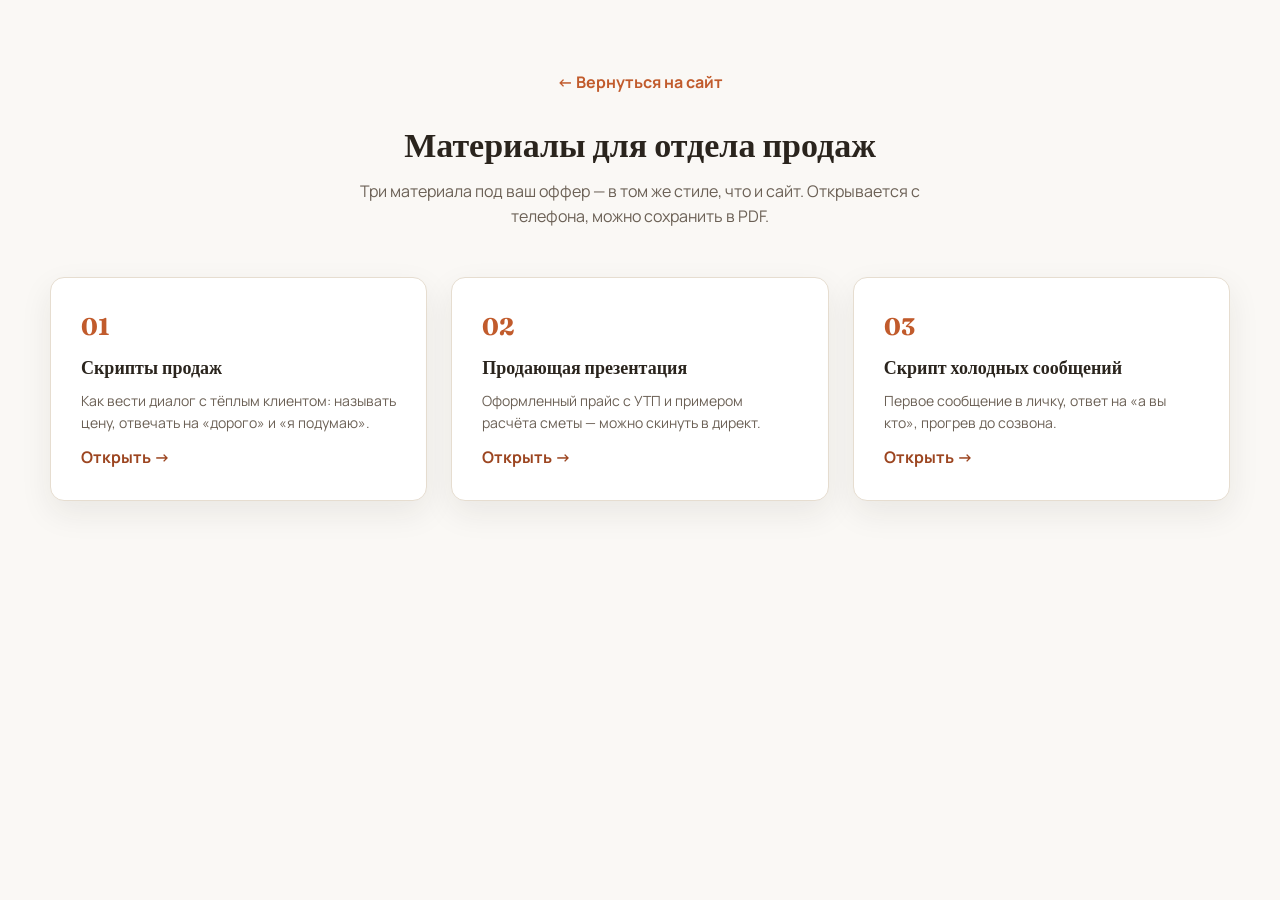
<file: materials.html>
<!DOCTYPE html>
<html lang="ru">
<head>
<meta charset="UTF-8">
<meta name="viewport" content="width=device-width, initial-scale=1.0">
<title>Материалы — СтройБФ</title>
<link href="https://fonts.googleapis.com/css2?family=Manrope:wght@400;500;600;700;800&family=Fraunces:opsz,wght@9..144,600;9..144,700&display=swap" rel="stylesheet">
<link rel="stylesheet" href="styles.css">
<style>
  .doc-hub{padding:70px 0 90px;}
  .doc-hub h1{font-size:34px;margin-bottom:14px;text-align:center;}
  .doc-hub__sub{text-align:center;color:var(--ink-soft);max-width:560px;margin:0 auto 48px;}
  .doc-cards{display:grid;grid-template-columns:repeat(3,1fr);gap:24px;}
  .doc-card{background:var(--surface);border:1px solid var(--border);border-radius:var(--radius);padding:30px;box-shadow:var(--shadow);display:flex;flex-direction:column;gap:12px;}
  .doc-card__num{font-family:var(--font-head);font-size:24px;color:var(--accent);font-weight:700;}
  .doc-card h3{font-size:18px;}
  .doc-card p{font-size:14px;color:var(--ink-soft);flex-grow:1;}
  .doc-card a{font-weight:700;color:var(--accent-dark);}
  .back{display:inline-block;margin:0 auto 30px;font-weight:700;color:var(--accent);text-align:center;width:100%;}
  @media (max-width:900px){.doc-cards{grid-template-columns:1fr;}}
</style>
</head>
<body>
<main class="doc-hub container">
  <a href="index.html" class="back">← Вернуться на сайт</a>
  <h1>Материалы для отдела продаж</h1>
  <p class="doc-hub__sub">Три материала под ваш оффер — в том же стиле, что и сайт. Открывается с телефона, можно сохранить в PDF.</p>
  <div class="doc-cards">
    <div class="doc-card">
      <span class="doc-card__num">01</span>
      <h3>Скрипты продаж</h3>
      <p>Как вести диалог с тёплым клиентом: называть цену, отвечать на «дорого» и «я подумаю».</p>
      <a href="scripts.html">Открыть →</a>
    </div>
    <div class="doc-card">
      <span class="doc-card__num">02</span>
      <h3>Продающая презентация</h3>
      <p>Оформленный прайс с УТП и примером расчёта сметы — можно скинуть в директ.</p>
      <a href="presentation.html">Открыть →</a>
    </div>
    <div class="doc-card">
      <span class="doc-card__num">03</span>
      <h3>Скрипт холодных сообщений</h3>
      <p>Первое сообщение в личку, ответ на «а вы кто», прогрев до созвона.</p>
      <a href="outreach.html">Открыть →</a>
    </div>
  </div>
</main>
</body>
</html>
</file>
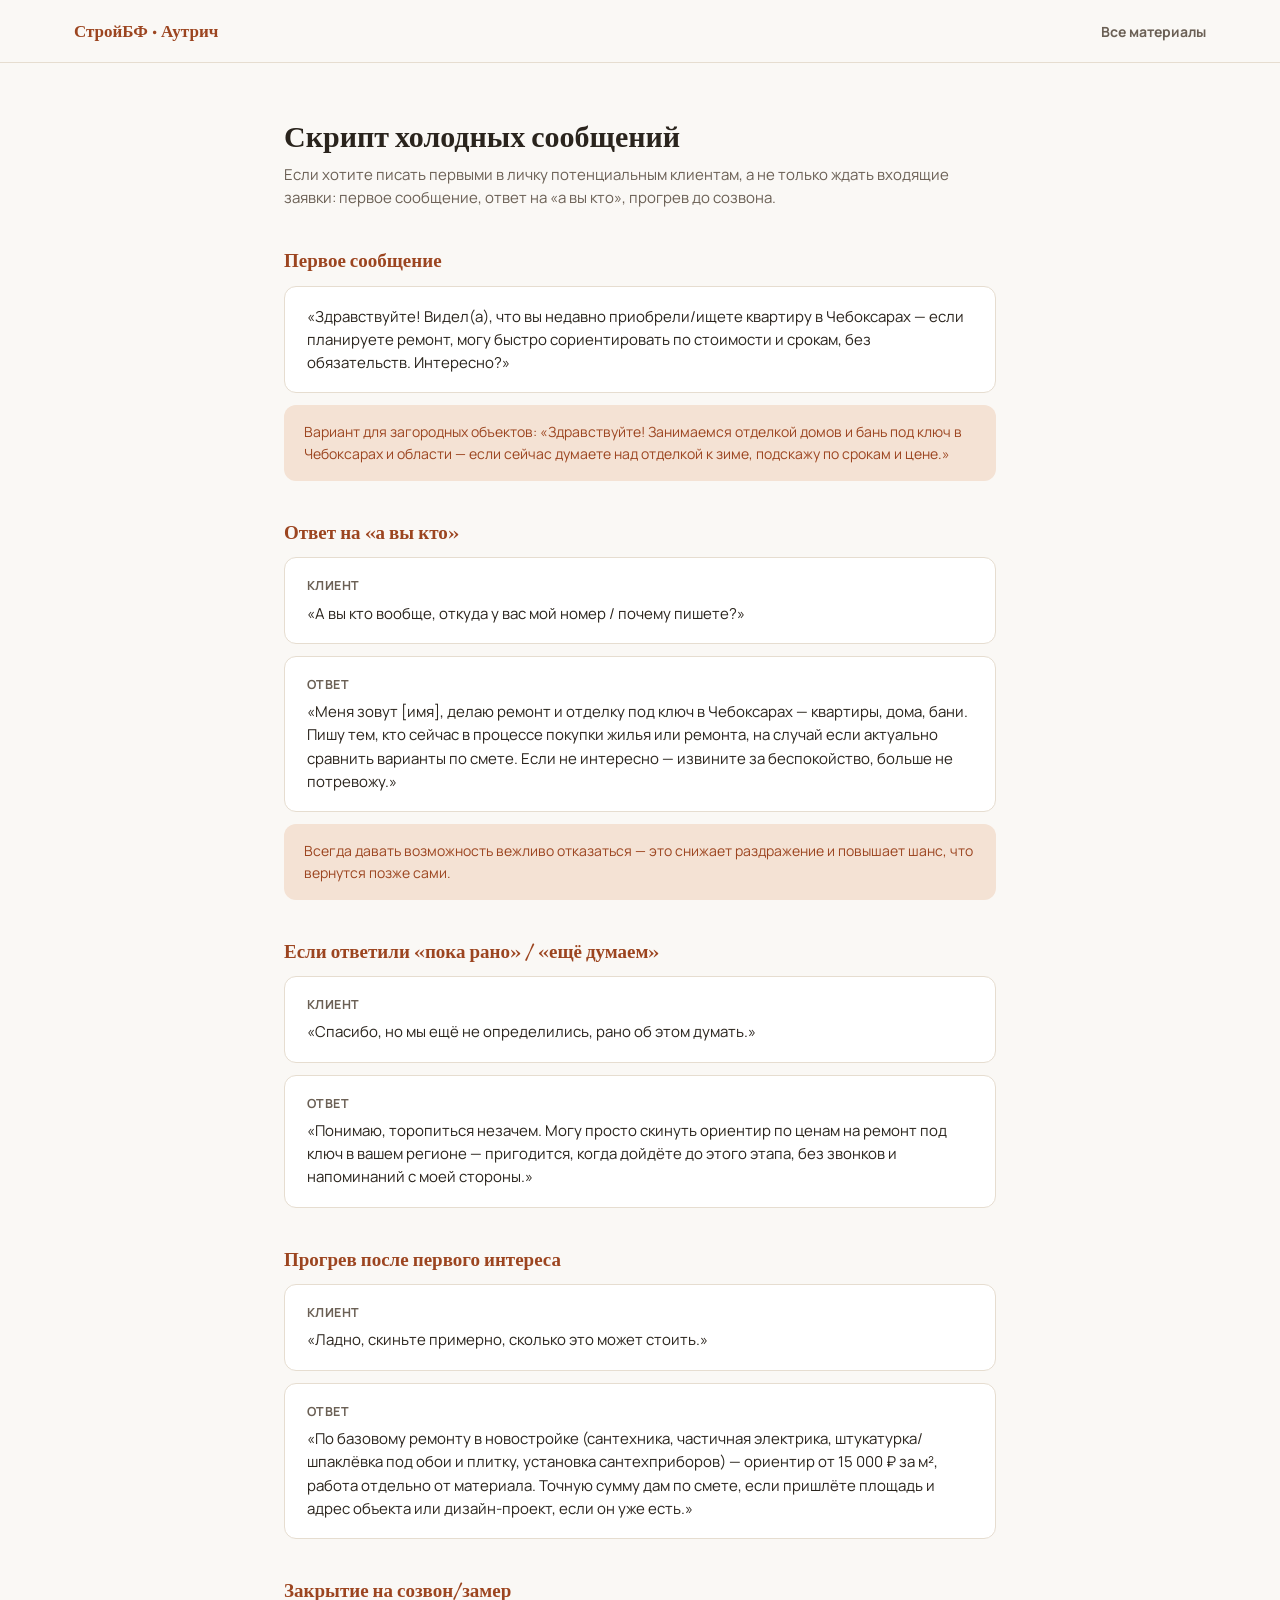
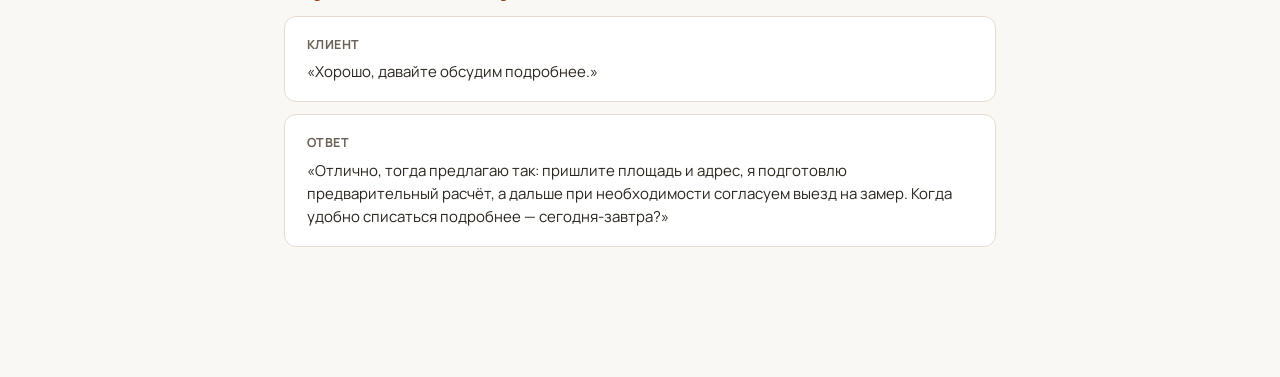
<file: outreach.html>
<!DOCTYPE html>
<html lang="ru">
<head>
<meta charset="UTF-8">
<meta name="viewport" content="width=device-width, initial-scale=1.0">
<title>Аутрич — СтройБФ</title>
<link href="https://fonts.googleapis.com/css2?family=Manrope:wght@400;500;600;700;800&family=Fraunces:opsz,wght@9..144,600;9..144,700&display=swap" rel="stylesheet">
<link rel="stylesheet" href="styles.css">
<style>
  .doc-bar{position:sticky;top:0;background:rgba(250,248,245,0.95);backdrop-filter:blur(10px);border-bottom:1px solid var(--border);padding:18px 0;z-index:10;}
  .doc-bar__inner{display:flex;justify-content:space-between;align-items:center;}
  .doc-bar__title{font-family:var(--font-head);font-weight:700;font-size:17px;color:var(--accent-dark);}
  .doc-bar__actions a{font-weight:700;font-size:14px;color:var(--ink-soft);}
  .doc-bar__actions a:hover{color:var(--accent);}
  .doc-body{max-width:760px;margin:0 auto;padding:56px 24px 90px;}
  .doc-body h1{font-size:30px;margin-bottom:8px;}
  .doc-body>p.lead{color:var(--ink-soft);margin-bottom:40px;font-size:15px;}
  .block{margin-bottom:40px;}
  .block h2{font-size:19px;margin-bottom:14px;color:var(--accent-dark);}
  .line{background:var(--surface);border:1px solid var(--border);border-radius:12px;padding:18px 22px;margin-bottom:12px;}
  .line b{display:block;font-size:12.5px;text-transform:uppercase;letter-spacing:.03em;color:var(--ink-soft);margin-bottom:6px;}
  .line p{font-size:15px;color:var(--ink);}
  .tip{background:var(--accent-soft);border-radius:12px;padding:16px 20px;font-size:14px;color:var(--accent-dark);margin-top:8px;}
</style>
</head>
<body>
<div class="doc-bar"><div class="container doc-bar__inner">
  <span class="doc-bar__title">СтройБФ · Аутрич</span>
  <div class="doc-bar__actions"><a href="materials.html">Все материалы</a></div>
</div></div>

<main class="doc-body">
  <h1>Скрипт холодных сообщений</h1>
  <p class="lead">Если хотите писать первыми в личку потенциальным клиентам, а не только ждать входящие заявки: первое сообщение, ответ на «а вы кто», прогрев до созвона.</p>

  <div class="block">
    <h2>Первое сообщение</h2>
    <div class="line">
      <p>«Здравствуйте! Видел(а), что вы недавно приобрели/ищете квартиру в Чебоксарах — если планируете ремонт, могу быстро сориентировать по стоимости и срокам, без обязательств. Интересно?»</p>
    </div>
    <div class="tip">Вариант для загородных объектов: «Здравствуйте! Занимаемся отделкой домов и бань под ключ в Чебоксарах и области — если сейчас думаете над отделкой к зиме, подскажу по срокам и цене.»</div>
  </div>

  <div class="block">
    <h2>Ответ на «а вы кто»</h2>
    <div class="line">
      <b>Клиент</b>
      <p>«А вы кто вообще, откуда у вас мой номер / почему пишете?»</p>
    </div>
    <div class="line">
      <b>Ответ</b>
      <p>«Меня зовут [имя], делаю ремонт и отделку под ключ в Чебоксарах — квартиры, дома, бани. Пишу тем, кто сейчас в процессе покупки жилья или ремонта, на случай если актуально сравнить варианты по смете. Если не интересно — извините за беспокойство, больше не потревожу.»</p>
    </div>
    <div class="tip">Всегда давать возможность вежливо отказаться — это снижает раздражение и повышает шанс, что вернутся позже сами.</div>
  </div>

  <div class="block">
    <h2>Если ответили «пока рано» / «ещё думаем»</h2>
    <div class="line">
      <b>Клиент</b>
      <p>«Спасибо, но мы ещё не определились, рано об этом думать.»</p>
    </div>
    <div class="line">
      <b>Ответ</b>
      <p>«Понимаю, торопиться незачем. Могу просто скинуть ориентир по ценам на ремонт под ключ в вашем регионе — пригодится, когда дойдёте до этого этапа, без звонков и напоминаний с моей стороны.»</p>
    </div>
  </div>

  <div class="block">
    <h2>Прогрев после первого интереса</h2>
    <div class="line">
      <b>Клиент</b>
      <p>«Ладно, скиньте примерно, сколько это может стоить.»</p>
    </div>
    <div class="line">
      <b>Ответ</b>
      <p>«По базовому ремонту в новостройке (сантехника, частичная электрика, штукатурка/шпаклёвка под обои и плитку, установка сантехприборов) — ориентир от 15 000 ₽ за м², работа отдельно от материала. Точную сумму дам по смете, если пришлёте площадь и адрес объекта или дизайн-проект, если он уже есть.»</p>
    </div>
  </div>

  <div class="block">
    <h2>Закрытие на созвон/замер</h2>
    <div class="line">
      <b>Клиент</b>
      <p>«Хорошо, давайте обсудим подробнее.»</p>
    </div>
    <div class="line">
      <b>Ответ</b>
      <p>«Отлично, тогда предлагаю так: пришлите площадь и адрес, я подготовлю предварительный расчёт, а дальше при необходимости согласуем выезд на замер. Когда удобно списаться подробнее — сегодня-завтра?»</p>
    </div>
  </div>
</main>
</body>
</html>
</file>
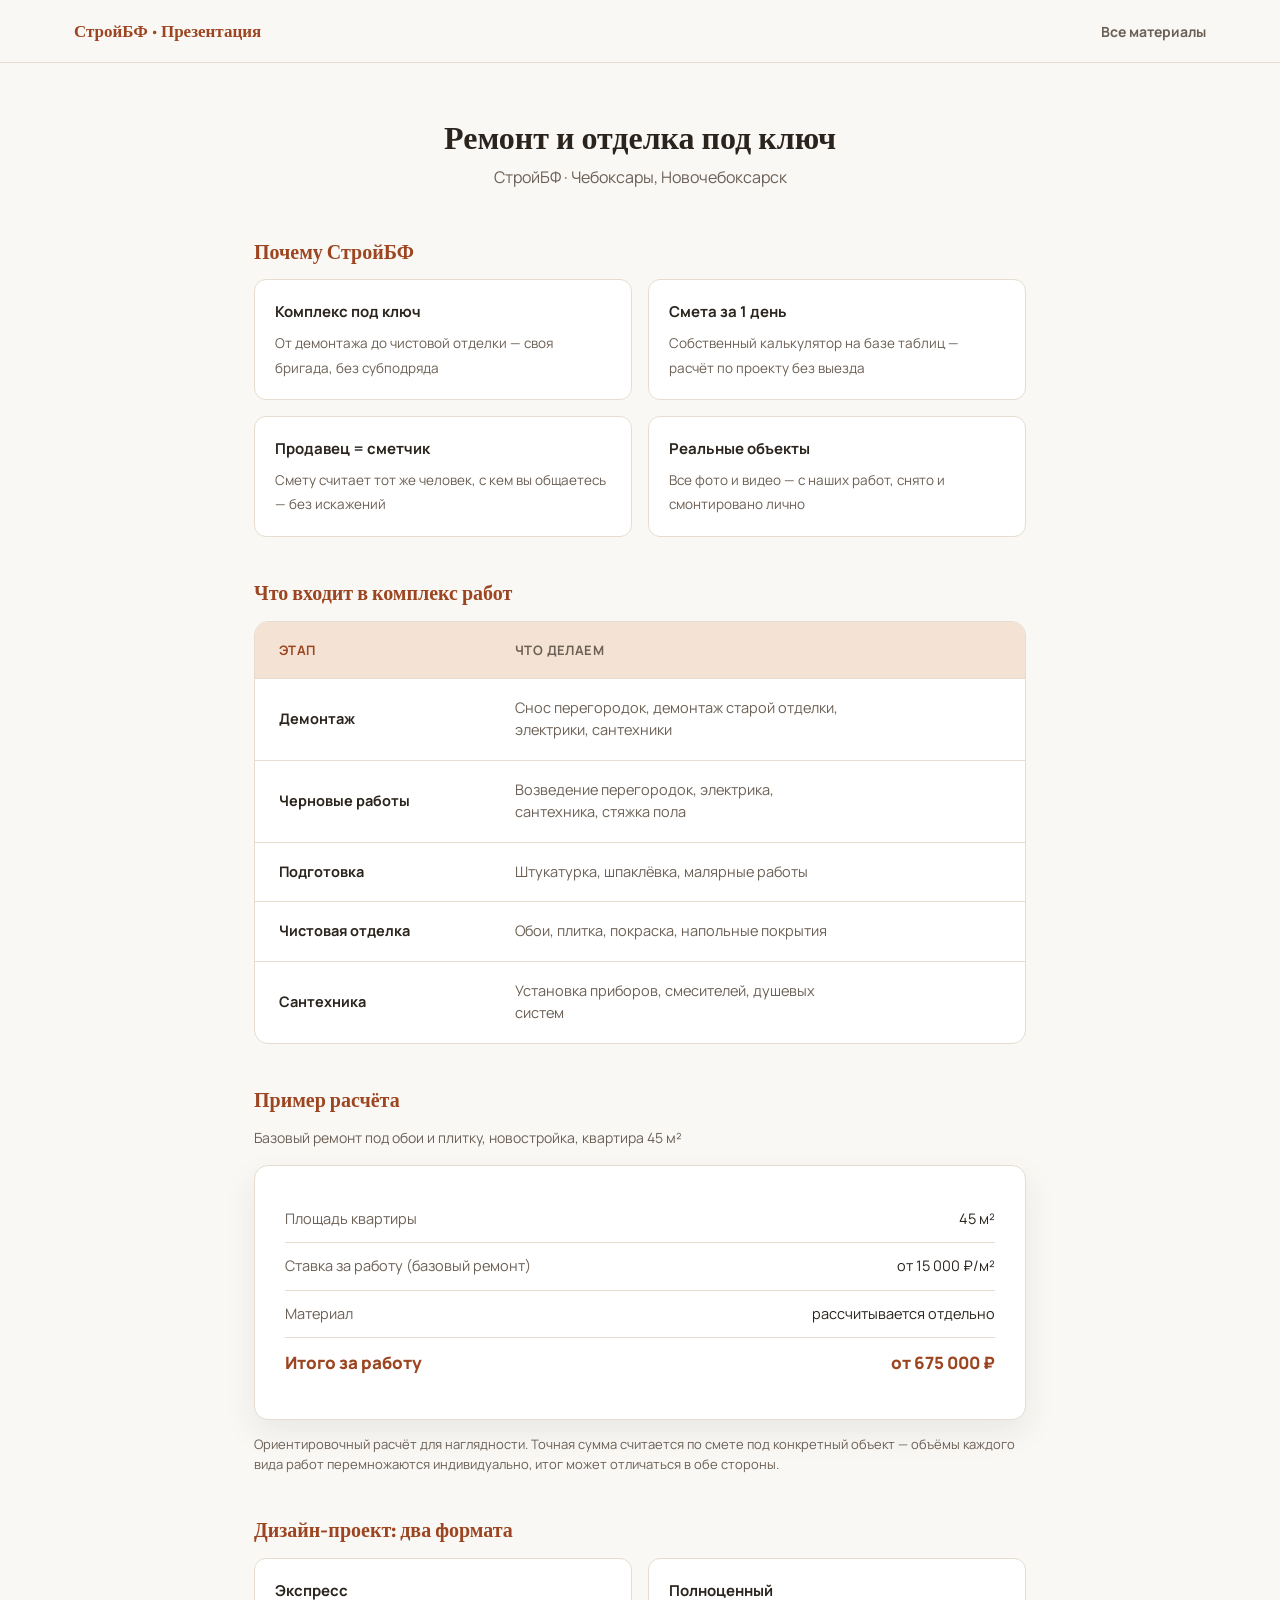
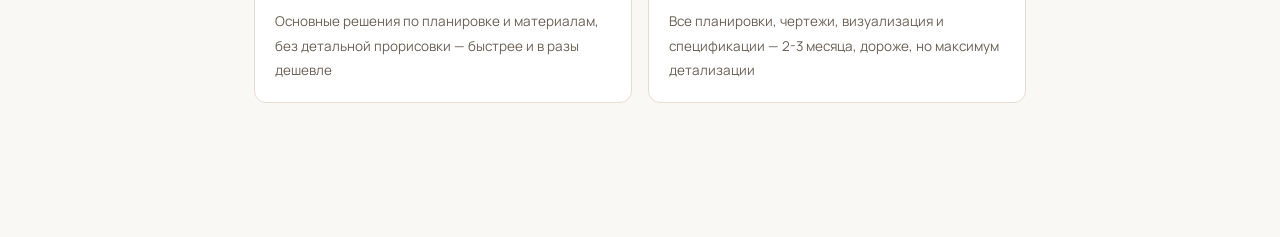
<file: presentation.html>
<!DOCTYPE html>
<html lang="ru">
<head>
<meta charset="UTF-8">
<meta name="viewport" content="width=device-width, initial-scale=1.0">
<title>Презентация — СтройБФ</title>
<link href="https://fonts.googleapis.com/css2?family=Manrope:wght@400;500;600;700;800&family=Fraunces:opsz,wght@9..144,600;9..144,700&display=swap" rel="stylesheet">
<link rel="stylesheet" href="styles.css">
<style>
  .doc-bar{position:sticky;top:0;background:rgba(250,248,245,0.95);backdrop-filter:blur(10px);border-bottom:1px solid var(--border);padding:18px 0;z-index:10;}
  .doc-bar__inner{display:flex;justify-content:space-between;align-items:center;}
  .doc-bar__title{font-family:var(--font-head);font-weight:700;font-size:17px;color:var(--accent-dark);}
  .doc-bar__actions a{font-weight:700;font-size:14px;color:var(--ink-soft);}
  .doc-bar__actions a:hover{color:var(--accent);}
  .pres{max-width:820px;margin:0 auto;padding:56px 24px 90px;}
  .pres h1{font-size:32px;text-align:center;margin-bottom:8px;}
  .pres>p.lead{text-align:center;color:var(--ink-soft);margin-bottom:50px;}
  .pres-block{margin-bottom:44px;}
  .pres-block h2{font-size:20px;color:var(--accent-dark);margin-bottom:16px;}
  .utp-grid{display:grid;grid-template-columns:repeat(2,1fr);gap:16px;}
  .utp{background:var(--surface);border:1px solid var(--border);border-radius:12px;padding:20px;}
  .utp b{display:block;font-size:15px;margin-bottom:6px;}
  .utp span{font-size:13.5px;color:var(--ink-soft);}
  .calc-card{background:var(--surface);border:1px solid var(--border);border-radius:var(--radius);padding:30px;box-shadow:var(--shadow);}
  .calc-row{display:flex;justify-content:space-between;padding:12px 0;border-bottom:1px solid var(--border);font-size:14.5px;}
  .calc-row:last-child{border-bottom:none;font-weight:800;color:var(--accent-dark);font-size:17px;}
  .calc-row span:first-child{color:var(--ink-soft);}
  .calc-row:last-child span:first-child{color:var(--accent-dark);}
  .price-table{background:var(--surface);border:1px solid var(--border);border-radius:var(--radius);overflow:hidden;}
  @media(max-width:700px){.utp-grid{grid-template-columns:1fr;}.price-row{grid-template-columns:1fr!important;}}
</style>
</head>
<body>
<div class="doc-bar"><div class="container doc-bar__inner">
  <span class="doc-bar__title">СтройБФ · Презентация</span>
  <div class="doc-bar__actions"><a href="materials.html">Все материалы</a></div>
</div></div>

<main class="pres">
  <h1>Ремонт и отделка под ключ</h1>
  <p class="lead">СтройБФ · Чебоксары, Новочебоксарск</p>

  <div class="pres-block">
    <h2>Почему СтройБФ</h2>
    <div class="utp-grid">
      <div class="utp"><b>Комплекс под ключ</b><span>От демонтажа до чистовой отделки — своя бригада, без субподряда</span></div>
      <div class="utp"><b>Смета за 1 день</b><span>Собственный калькулятор на базе таблиц — расчёт по проекту без выезда</span></div>
      <div class="utp"><b>Продавец = сметчик</b><span>Смету считает тот же человек, с кем вы общаетесь — без искажений</span></div>
      <div class="utp"><b>Реальные объекты</b><span>Все фото и видео — с наших работ, снято и смонтировано лично</span></div>
    </div>
  </div>

  <div class="pres-block">
    <h2>Что входит в комплекс работ</h2>
    <div class="price-table">
      <div class="price-row price-row--head"><span>Этап</span><span>Что делаем</span></div>
      <div class="price-row"><span>Демонтаж</span><span>Снос перегородок, демонтаж старой отделки, электрики, сантехники</span></div>
      <div class="price-row"><span>Черновые работы</span><span>Возведение перегородок, электрика, сантехника, стяжка пола</span></div>
      <div class="price-row"><span>Подготовка</span><span>Штукатурка, шпаклёвка, малярные работы</span></div>
      <div class="price-row"><span>Чистовая отделка</span><span>Обои, плитка, покраска, напольные покрытия</span></div>
      <div class="price-row"><span>Сантехника</span><span>Установка приборов, смесителей, душевых систем</span></div>
    </div>
  </div>

  <div class="pres-block">
    <h2>Пример расчёта</h2>
    <p style="color:var(--ink-soft);font-size:14px;margin-bottom:16px;">Базовый ремонт под обои и плитку, новостройка, квартира 45 м²</p>
    <div class="calc-card">
      <div class="calc-row"><span>Площадь квартиры</span><span>45 м²</span></div>
      <div class="calc-row"><span>Ставка за работу (базовый ремонт)</span><span>от 15 000 ₽/м²</span></div>
      <div class="calc-row"><span>Материал</span><span>рассчитывается отдельно</span></div>
      <div class="calc-row"><span>Итого за работу</span><span>от 675 000 ₽</span></div>
    </div>
    <p style="color:var(--ink-soft);font-size:13px;margin-top:14px;">Ориентировочный расчёт для наглядности. Точная сумма считается по смете под конкретный объект — объёмы каждого вида работ перемножаются индивидуально, итог может отличаться в обе стороны.</p>
  </div>

  <div class="pres-block">
    <h2>Дизайн-проект: два формата</h2>
    <div class="utp-grid">
      <div class="utp"><b>Экспресс</b><span>Основные решения по планировке и материалам, без детальной прорисовки — быстрее и в разы дешевле</span></div>
      <div class="utp"><b>Полноценный</b><span>Все планировки, чертежи, визуализация и спецификации — 2-3 месяца, дороже, но максимум детализации</span></div>
    </div>
  </div>
</main>
</body>
</html>
</file>
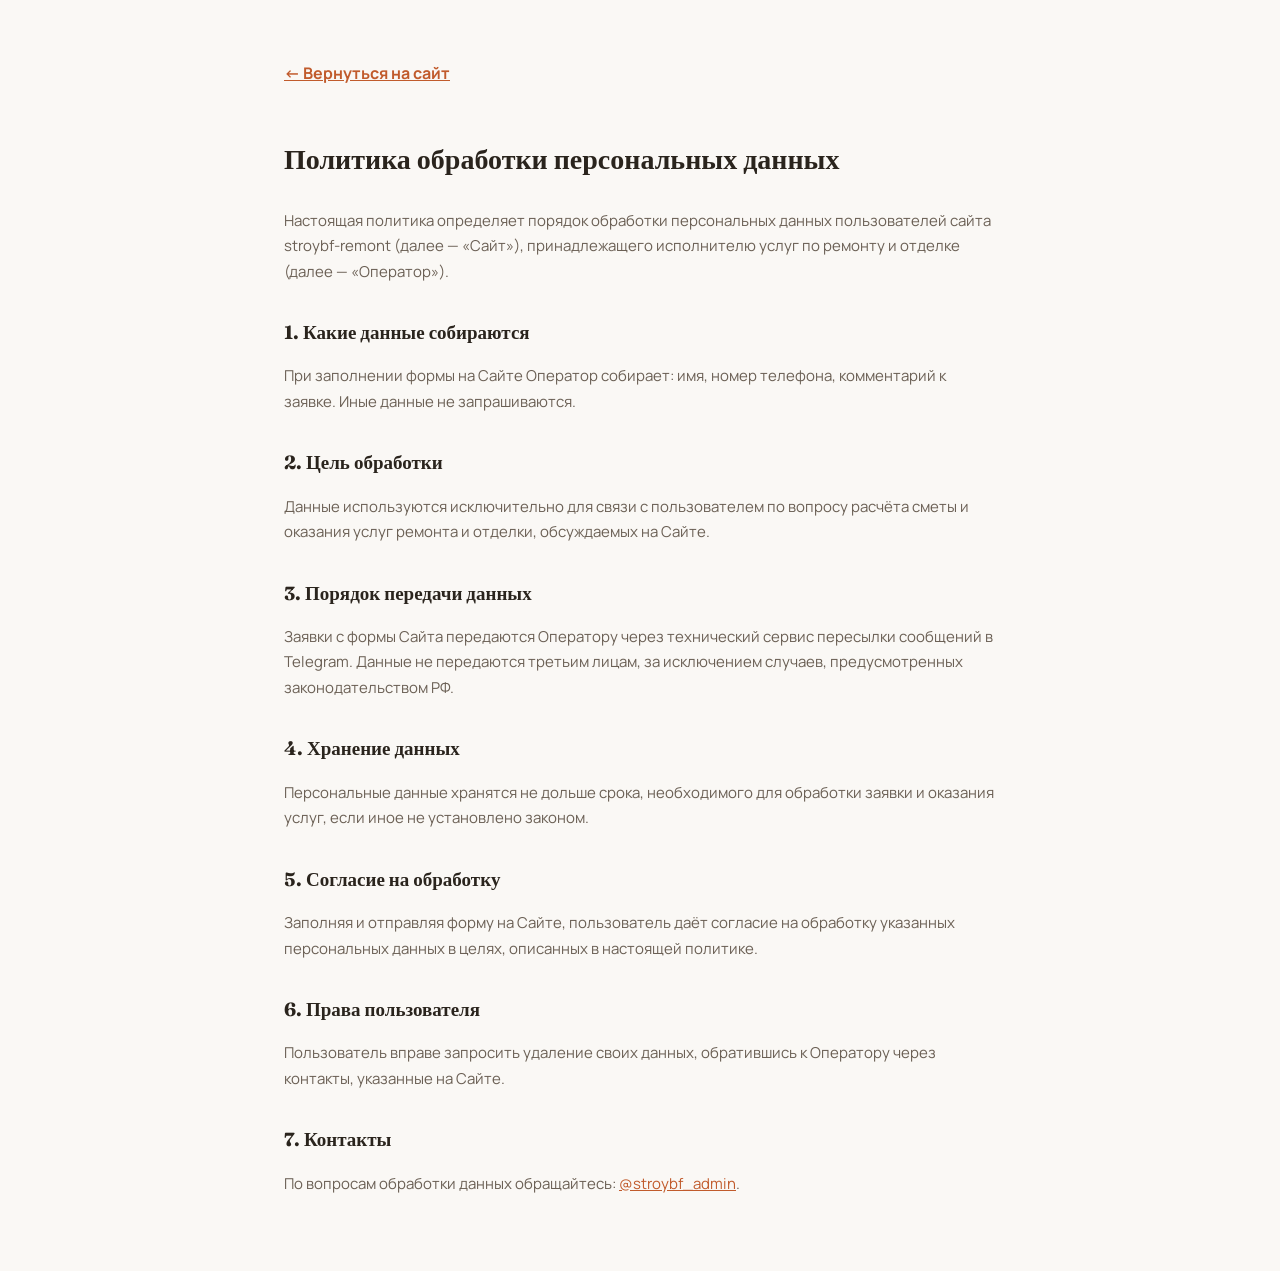
<file: privacy.html>
<!DOCTYPE html>
<html lang="ru">
<head>
<meta charset="UTF-8">
<meta name="viewport" content="width=device-width, initial-scale=1.0">
<title>Политика конфиденциальности — СтройБФ</title>
<link href="https://fonts.googleapis.com/css2?family=Manrope:wght@400;500;600;700&family=Fraunces:opsz,wght@9..144,600&display=swap" rel="stylesheet">
<style>
  :root{--bg:#faf8f5;--ink:#2a241d;--ink-soft:#6b6055;--accent:#c15b2c;--border:#e6ddd0;}
  *{box-sizing:border-box;}
  body{font-family:'Manrope',sans-serif;background:var(--bg);color:var(--ink);line-height:1.7;max-width:760px;margin:0 auto;padding:60px 24px;}
  h1{font-family:'Fraunces',serif;font-size:28px;margin-bottom:24px;}
  h2{font-family:'Fraunces',serif;font-size:19px;margin:32px 0 10px;}
  p,li{color:var(--ink-soft);font-size:15px;}
  a{color:var(--accent);}
  .back{display:inline-block;margin-bottom:30px;font-weight:700;color:var(--accent);}
</style>
</head>
<body>
<a href="index.html" class="back">← Вернуться на сайт</a>
<h1>Политика обработки персональных данных</h1>
<p>Настоящая политика определяет порядок обработки персональных данных пользователей сайта stroybf-remont (далее — «Сайт»), принадлежащего исполнителю услуг по ремонту и отделке (далее — «Оператор»).</p>

<h2>1. Какие данные собираются</h2>
<p>При заполнении формы на Сайте Оператор собирает: имя, номер телефона, комментарий к заявке. Иные данные не запрашиваются.</p>

<h2>2. Цель обработки</h2>
<p>Данные используются исключительно для связи с пользователем по вопросу расчёта сметы и оказания услуг ремонта и отделки, обсуждаемых на Сайте.</p>

<h2>3. Порядок передачи данных</h2>
<p>Заявки с формы Сайта передаются Оператору через технический сервис пересылки сообщений в Telegram. Данные не передаются третьим лицам, за исключением случаев, предусмотренных законодательством РФ.</p>

<h2>4. Хранение данных</h2>
<p>Персональные данные хранятся не дольше срока, необходимого для обработки заявки и оказания услуг, если иное не установлено законом.</p>

<h2>5. Согласие на обработку</h2>
<p>Заполняя и отправляя форму на Сайте, пользователь даёт согласие на обработку указанных персональных данных в целях, описанных в настоящей политике.</p>

<h2>6. Права пользователя</h2>
<p>Пользователь вправе запросить удаление своих данных, обратившись к Оператору через контакты, указанные на Сайте.</p>

<h2>7. Контакты</h2>
<p>По вопросам обработки данных обращайтесь: <a href="https://t.me/stroybf_admin" target="_blank" rel="noopener">@stroybf_admin</a>.</p>
</body>
</html>
</file>
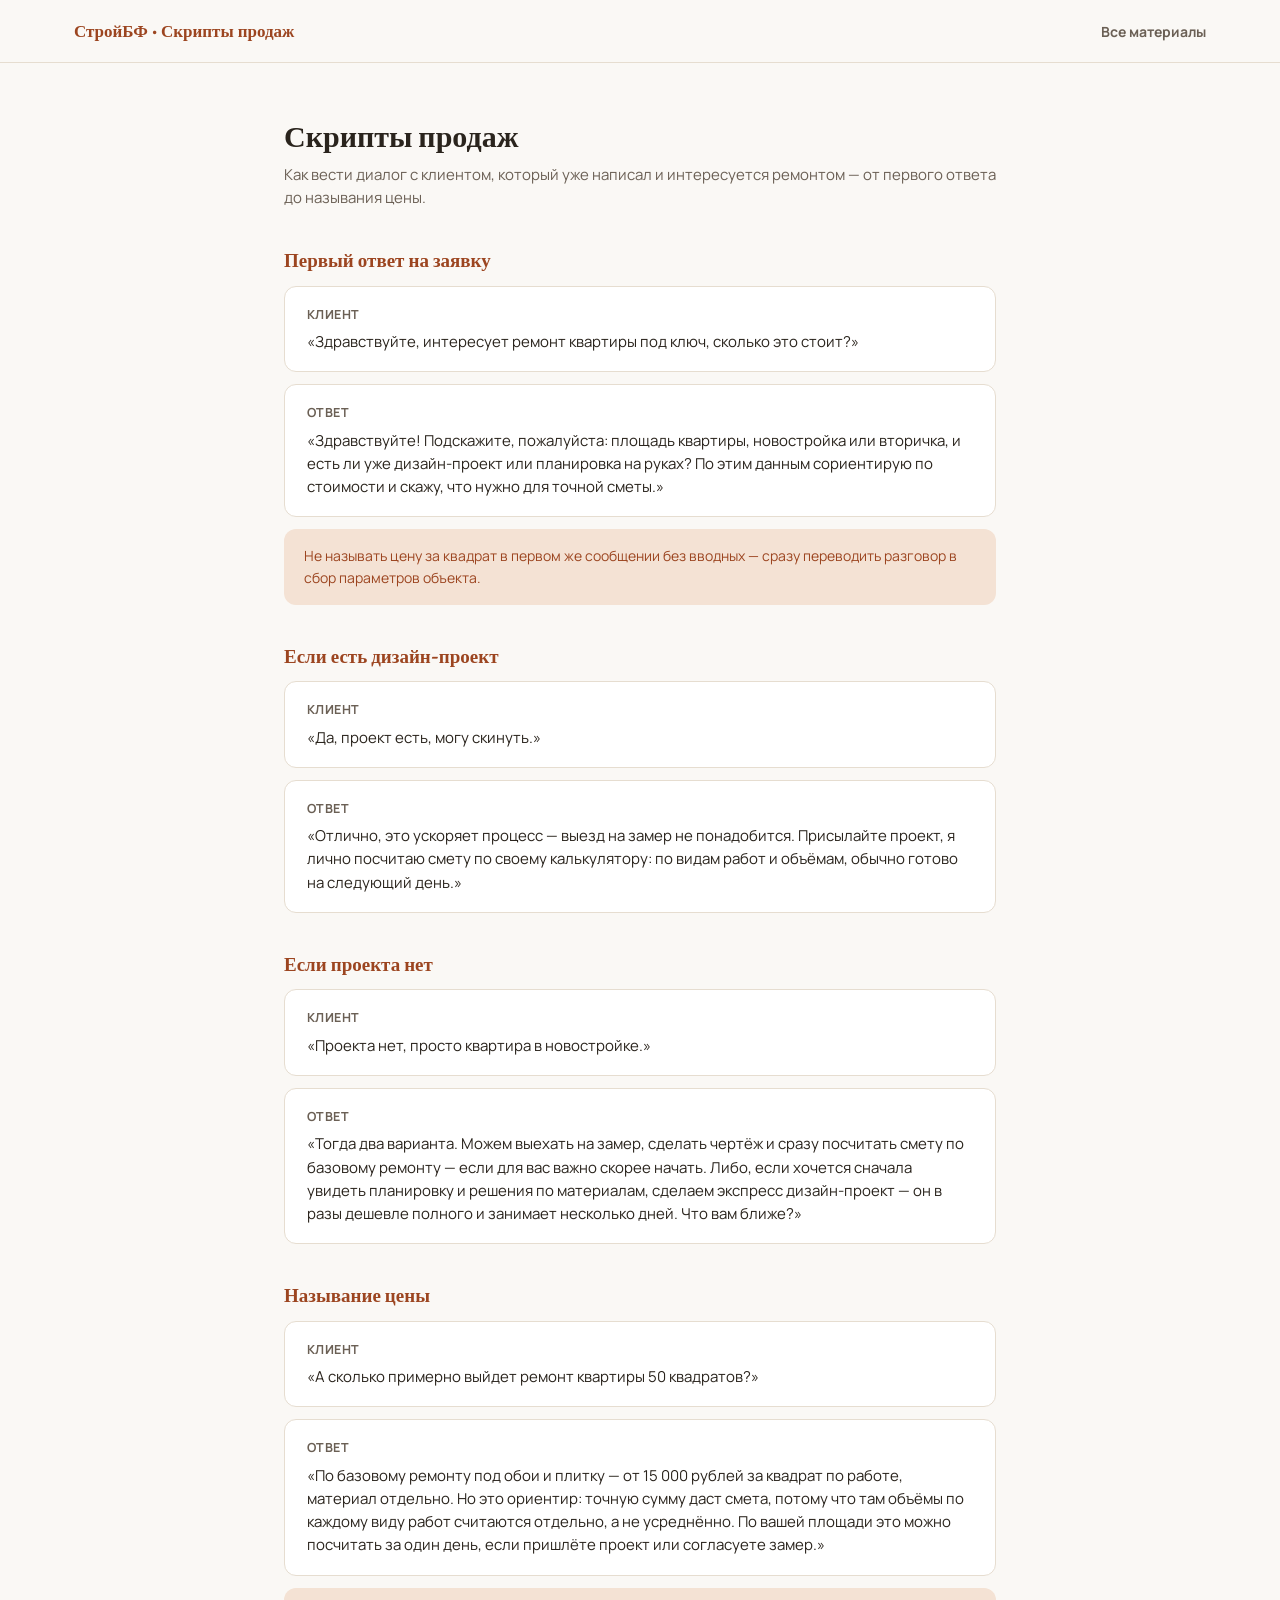
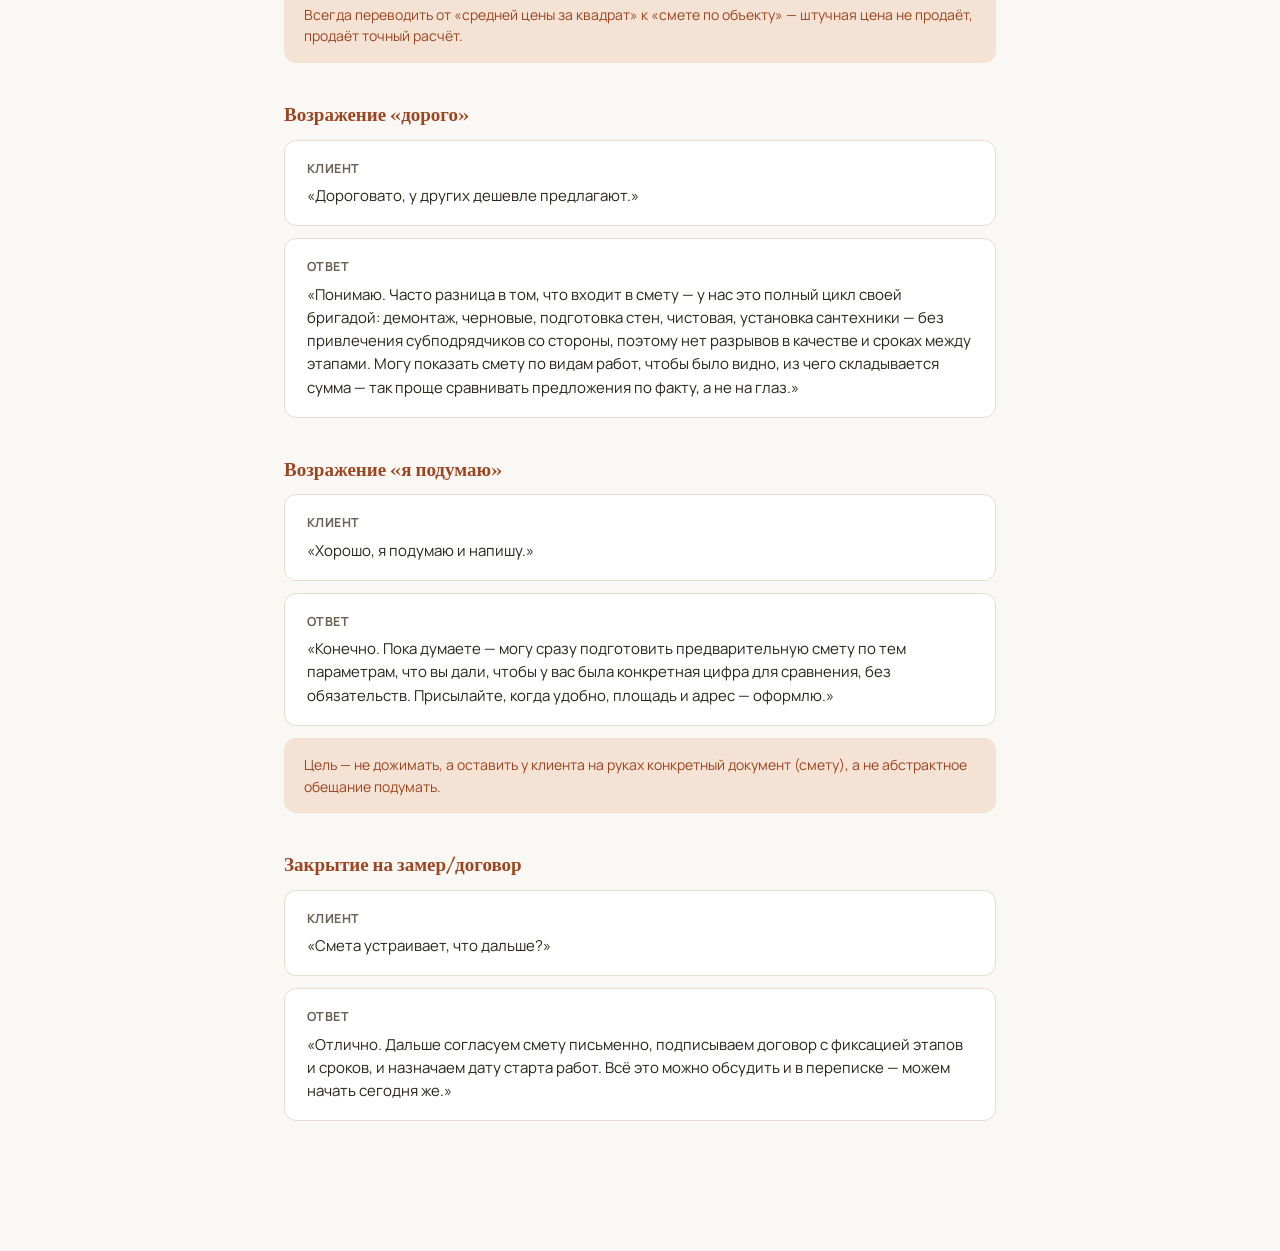
<file: scripts.html>
<!DOCTYPE html>
<html lang="ru">
<head>
<meta charset="UTF-8">
<meta name="viewport" content="width=device-width, initial-scale=1.0">
<title>Скрипты продаж — СтройБФ</title>
<link href="https://fonts.googleapis.com/css2?family=Manrope:wght@400;500;600;700;800&family=Fraunces:opsz,wght@9..144,600;9..144,700&display=swap" rel="stylesheet">
<link rel="stylesheet" href="styles.css">
<style>
  .doc-bar{position:sticky;top:0;background:rgba(250,248,245,0.95);backdrop-filter:blur(10px);border-bottom:1px solid var(--border);padding:18px 0;z-index:10;}
  .doc-bar__inner{display:flex;justify-content:space-between;align-items:center;}
  .doc-bar__title{font-family:var(--font-head);font-weight:700;font-size:17px;color:var(--accent-dark);}
  .doc-bar__actions a{font-weight:700;font-size:14px;color:var(--ink-soft);}
  .doc-bar__actions a:hover{color:var(--accent);}
  .doc-body{max-width:760px;margin:0 auto;padding:56px 24px 90px;}
  .doc-body h1{font-size:30px;margin-bottom:8px;}
  .doc-body>p.lead{color:var(--ink-soft);margin-bottom:40px;font-size:15px;}
  .block{margin-bottom:40px;}
  .block h2{font-size:19px;margin-bottom:14px;color:var(--accent-dark);}
  .line{background:var(--surface);border:1px solid var(--border);border-radius:12px;padding:18px 22px;margin-bottom:12px;}
  .line b{display:block;font-size:12.5px;text-transform:uppercase;letter-spacing:.03em;color:var(--ink-soft);margin-bottom:6px;}
  .line p{font-size:15px;color:var(--ink);}
  .tip{background:var(--accent-soft);border-radius:12px;padding:16px 20px;font-size:14px;color:var(--accent-dark);margin-top:8px;}
</style>
</head>
<body>
<div class="doc-bar"><div class="container doc-bar__inner">
  <span class="doc-bar__title">СтройБФ · Скрипты продаж</span>
  <div class="doc-bar__actions"><a href="materials.html">Все материалы</a></div>
</div></div>

<main class="doc-body">
  <h1>Скрипты продаж</h1>
  <p class="lead">Как вести диалог с клиентом, который уже написал и интересуется ремонтом — от первого ответа до называния цены.</p>

  <div class="block">
    <h2>Первый ответ на заявку</h2>
    <div class="line">
      <b>Клиент</b>
      <p>«Здравствуйте, интересует ремонт квартиры под ключ, сколько это стоит?»</p>
    </div>
    <div class="line">
      <b>Ответ</b>
      <p>«Здравствуйте! Подскажите, пожалуйста: площадь квартиры, новостройка или вторичка, и есть ли уже дизайн-проект или планировка на руках? По этим данным сориентирую по стоимости и скажу, что нужно для точной сметы.»</p>
    </div>
    <div class="tip">Не называть цену за квадрат в первом же сообщении без вводных — сразу переводить разговор в сбор параметров объекта.</div>
  </div>

  <div class="block">
    <h2>Если есть дизайн-проект</h2>
    <div class="line">
      <b>Клиент</b>
      <p>«Да, проект есть, могу скинуть.»</p>
    </div>
    <div class="line">
      <b>Ответ</b>
      <p>«Отлично, это ускоряет процесс — выезд на замер не понадобится. Присылайте проект, я лично посчитаю смету по своему калькулятору: по видам работ и объёмам, обычно готово на следующий день.»</p>
    </div>
  </div>

  <div class="block">
    <h2>Если проекта нет</h2>
    <div class="line">
      <b>Клиент</b>
      <p>«Проекта нет, просто квартира в новостройке.»</p>
    </div>
    <div class="line">
      <b>Ответ</b>
      <p>«Тогда два варианта. Можем выехать на замер, сделать чертёж и сразу посчитать смету по базовому ремонту — если для вас важно скорее начать. Либо, если хочется сначала увидеть планировку и решения по материалам, сделаем экспресс дизайн-проект — он в разы дешевле полного и занимает несколько дней. Что вам ближе?»</p>
    </div>
  </div>

  <div class="block">
    <h2>Называние цены</h2>
    <div class="line">
      <b>Клиент</b>
      <p>«А сколько примерно выйдет ремонт квартиры 50 квадратов?»</p>
    </div>
    <div class="line">
      <b>Ответ</b>
      <p>«По базовому ремонту под обои и плитку — от 15 000 рублей за квадрат по работе, материал отдельно. Но это ориентир: точную сумму даст смета, потому что там объёмы по каждому виду работ считаются отдельно, а не усреднённо. По вашей площади это можно посчитать за один день, если пришлёте проект или согласуете замер.»</p>
    </div>
    <div class="tip">Всегда переводить от «средней цены за квадрат» к «смете по объекту» — штучная цена не продаёт, продаёт точный расчёт.</div>
  </div>

  <div class="block">
    <h2>Возражение «дорого»</h2>
    <div class="line">
      <b>Клиент</b>
      <p>«Дороговато, у других дешевле предлагают.»</p>
    </div>
    <div class="line">
      <b>Ответ</b>
      <p>«Понимаю. Часто разница в том, что входит в смету — у нас это полный цикл своей бригадой: демонтаж, черновые, подготовка стен, чистовая, установка сантехники — без привлечения субподрядчиков со стороны, поэтому нет разрывов в качестве и сроках между этапами. Могу показать смету по видам работ, чтобы было видно, из чего складывается сумма — так проще сравнивать предложения по факту, а не на глаз.»</p>
    </div>
  </div>

  <div class="block">
    <h2>Возражение «я подумаю»</h2>
    <div class="line">
      <b>Клиент</b>
      <p>«Хорошо, я подумаю и напишу.»</p>
    </div>
    <div class="line">
      <b>Ответ</b>
      <p>«Конечно. Пока думаете — могу сразу подготовить предварительную смету по тем параметрам, что вы дали, чтобы у вас была конкретная цифра для сравнения, без обязательств. Присылайте, когда удобно, площадь и адрес — оформлю.»</p>
    </div>
    <div class="tip">Цель — не дожимать, а оставить у клиента на руках конкретный документ (смету), а не абстрактное обещание подумать.</div>
  </div>

  <div class="block">
    <h2>Закрытие на замер/договор</h2>
    <div class="line">
      <b>Клиент</b>
      <p>«Смета устраивает, что дальше?»</p>
    </div>
    <div class="line">
      <b>Ответ</b>
      <p>«Отлично. Дальше согласуем смету письменно, подписываем договор с фиксацией этапов и сроков, и назначаем дату старта работ. Всё это можно обсудить и в переписке — можем начать сегодня же.»</p>
    </div>
  </div>
</main>
</body>
</html>
</file>
<file: styles.css>
:root {
  --bg: #faf8f5;
  --bg-alt: #f2ede6;
  --surface: #ffffff;
  --ink: #2a241d;
  --ink-soft: #6b6055;
  --border: #e6ddd0;
  --accent: #c15b2c;
  --accent-dark: #9c4520;
  --accent-soft: #f4e2d4;
  --font-body: 'Manrope', sans-serif;
  --font-head: 'Fraunces', serif;
  --radius: 14px;
  --shadow: 0 12px 32px rgba(42, 36, 29, 0.08);
}

* { box-sizing: border-box; margin: 0; padding: 0; }
html { scroll-behavior: smooth; }
body {
  font-family: var(--font-body);
  background: var(--bg);
  color: var(--ink);
  line-height: 1.55;
  -webkit-font-smoothing: antialiased;
}
img { max-width: 100%; display: block; }
a { color: inherit; text-decoration: none; }
.container { max-width: 1180px; margin: 0 auto; padding: 0 24px; }
h1, h2, h3 { font-family: var(--font-head); font-weight: 600; line-height: 1.18; }

.btn {
  display: inline-flex; align-items: center; justify-content: center;
  padding: 13px 26px; border-radius: 999px; font-weight: 700; font-size: 15px;
  border: 1px solid transparent; cursor: pointer; transition: all .2s ease;
}
.btn--primary { background: var(--accent); color: #fff; }
.btn--primary:hover { background: var(--accent-dark); }
.btn--ghost { background: transparent; border-color: var(--border); color: var(--ink); }
.btn--ghost:hover { border-color: var(--accent); color: var(--accent); }
.btn--lg { padding: 15px 30px; font-size: 16px; }
.btn--block { width: 100%; }

/* HEADER */
.header {
  position: sticky; top: 0; z-index: 100;
  background: rgba(250, 248, 245, 0.9); backdrop-filter: blur(10px);
  border-bottom: 1px solid transparent; transition: border-color .2s, box-shadow .2s;
}
.header.scrolled { border-color: var(--border); box-shadow: 0 4px 20px rgba(42,36,29,0.05); }
.header__inner { display: flex; align-items: center; justify-content: space-between; height: 76px; gap: 24px; min-width: 0; }
.logo { flex-shrink: 0; display: flex; align-items: baseline; gap: 6px; font-family: var(--font-head); }
.logo__main { font-size: 22px; font-weight: 700; color: var(--accent-dark); }
.logo__suffix { font-size: 13px; color: var(--ink-soft); font-family: var(--font-body); }
.logo--footer .logo__main { color: var(--surface); }
.nav { display: flex; gap: 28px; }
.nav a { font-size: 15px; font-weight: 600; color: var(--ink-soft); white-space: nowrap; transition: color .2s; }
.nav a:hover { color: var(--accent); }
.header__actions { display: flex; align-items: center; gap: 16px; flex-shrink: 0; }
.header__phone { font-weight: 700; font-size: 15px; white-space: nowrap; }
.burger { display: none; flex-direction: column; justify-content: center; gap: 5px; width: 40px; height: 40px; background: none; border: none; cursor: pointer; }
.burger span { display: block; width: 22px; height: 2px; background: var(--ink); transition: .2s; }

/* HERO */
.hero { padding: 64px 0 80px; }
.hero__inner { display: grid; grid-template-columns: 1.15fr 0.85fr; gap: 56px; align-items: center; }
.eyebrow { display: inline-block; padding: 6px 14px; background: var(--accent-soft); color: var(--accent-dark); font-weight: 700; font-size: 13px; border-radius: 999px; margin-bottom: 18px; }
.hero h1 { font-size: 44px; margin-bottom: 20px; letter-spacing: -0.01em; }
.hero__lead { font-size: 17px; color: var(--ink-soft); margin-bottom: 30px; max-width: 560px; }
.hero__cta { display: flex; gap: 14px; margin-bottom: 40px; flex-wrap: wrap; }
.hero__stats { display: flex; gap: 32px; flex-wrap: wrap; }
.stat { display: flex; align-items: baseline; flex-wrap: wrap; gap: 2px 0; }
.stat__num { font-family: var(--font-head); font-size: 30px; font-weight: 700; color: var(--accent-dark); }
.stat__suffix { font-family: var(--font-head); font-size: 20px; font-weight: 700; color: var(--accent-dark); margin-right: 8px; }
.stat__label { width: 100%; font-size: 13px; color: var(--ink-soft); }

.hero__card { background: var(--surface); border: 1px solid var(--border); border-radius: var(--radius); padding: 30px; box-shadow: var(--shadow); }
.hero__card-tag { display: inline-block; font-size: 12px; font-weight: 700; color: var(--accent); text-transform: uppercase; letter-spacing: .04em; margin-bottom: 8px; }
.hero__card-top h3 { font-size: 20px; margin-bottom: 20px; }
.hero__card-list { list-style: none; display: flex; flex-direction: column; gap: 16px; margin-bottom: 24px; }
.hero__card-list li { display: flex; gap: 12px; font-size: 14.5px; color: var(--ink-soft); align-items: flex-start; }
.hero__card-list .num { flex-shrink: 0; width: 26px; height: 26px; border-radius: 50%; background: var(--accent-soft); color: var(--accent-dark); font-weight: 700; font-size: 13px; display: flex; align-items: center; justify-content: center; }
.hero__card-btn { display: inline-block; font-weight: 700; color: var(--accent-dark); }

/* SECTIONS */
.section { padding: 80px 0; }
.section__title { font-size: 32px; text-align: center; margin-bottom: 14px; }
.section__sub { text-align: center; color: var(--ink-soft); max-width: 620px; margin: 0 auto 48px; font-size: 15.5px; }

.reveal { opacity: 0; transform: translateY(18px); transition: opacity .6s ease, transform .6s ease; }
.reveal.is-visible { opacity: 1; transform: none; }

/* ADVANTAGES */
.adv-section { background: var(--bg-alt); }
.adv-grid { display: grid; grid-template-columns: repeat(3, 1fr); gap: 24px; }
.adv { background: var(--surface); border: 1px solid var(--border); border-radius: var(--radius); padding: 28px; }
.adv__icon { width: 52px; height: 52px; border-radius: 12px; background: var(--accent-soft); color: var(--accent-dark); display: flex; align-items: center; justify-content: center; margin-bottom: 18px; }
.adv h3 { font-size: 18px; margin-bottom: 8px; }
.adv p { font-size: 14.5px; color: var(--ink-soft); }

/* SERVICES */
.services-grid { display: grid; grid-template-columns: repeat(4, 1fr); gap: 20px; }
.service { padding: 26px; border: 1px solid var(--border); border-radius: var(--radius); background: var(--surface); }
.service__num { font-family: var(--font-head); font-size: 26px; color: var(--accent); font-weight: 700; }
.service h3 { font-size: 16.5px; margin: 12px 0 8px; }
.service p { font-size: 14px; color: var(--ink-soft); }

/* PRICING */
.pricing-section { background: var(--bg-alt); }
.price-highlight { display: flex; align-items: center; gap: 36px; background: var(--surface); border: 1px solid var(--border); border-radius: var(--radius); padding: 34px; margin-bottom: 32px; box-shadow: var(--shadow); }
.price-highlight__num { font-family: var(--font-head); font-size: 40px; font-weight: 700; color: var(--accent-dark); white-space: nowrap; }
.price-highlight__num span { font-size: 18px; font-weight: 500; color: var(--ink-soft); }
.price-highlight__desc h3 { font-size: 18px; margin-bottom: 8px; }
.price-highlight__desc p { font-size: 14.5px; color: var(--ink-soft); }
.price-table { background: var(--surface); border: 1px solid var(--border); border-radius: var(--radius); overflow: hidden; margin-bottom: 20px; }
.price-row { display: grid; grid-template-columns: 220px 1fr 140px; gap: 16px; padding: 18px 24px; border-bottom: 1px solid var(--border); align-items: center; font-size: 14.5px; }
.price-row:last-child { border-bottom: none; }
.price-row--head { background: var(--accent-soft); font-weight: 700; color: var(--accent-dark); font-size: 13px; text-transform: uppercase; letter-spacing: .03em; }
.price-row span:first-child { font-weight: 700; }
.price-row span:last-child { color: var(--ink-soft); }
.price-note { text-align: center; color: var(--ink-soft); font-size: 14px; max-width: 640px; margin: 0 auto; }

/* PROCESS */
.process-grid { display: grid; grid-template-columns: repeat(5, 1fr); gap: 20px; }
.step { text-align: center; }
.step__num { display: flex; align-items: center; justify-content: center; width: 44px; height: 44px; border-radius: 50%; background: var(--accent); color: #fff; font-weight: 700; font-family: var(--font-head); margin: 0 auto 16px; }
.step h3 { font-size: 16px; margin-bottom: 8px; }
.step p { font-size: 13.5px; color: var(--ink-soft); }

/* CASES */
.cases-grid { display: grid; grid-template-columns: repeat(4, 1fr); gap: 20px; }
.case { display: block; width: 100%; font: inherit; color: inherit; border-radius: var(--radius); overflow: hidden; border: 1px solid var(--border); background: var(--surface); cursor: pointer; transition: transform .2s, box-shadow .2s; text-align: left; padding: 0; }
.case:hover { transform: translateY(-3px); box-shadow: var(--shadow); }
.case__img-wrap { position: relative; display: block; }
.case img { height: 190px; width: 100%; object-fit: cover; display: block; }
.case__count { position: absolute; bottom: 10px; right: 10px; background: rgba(42,36,29,0.7); color: #fff; font-size: 12px; font-weight: 700; padding: 4px 10px; border-radius: 999px; display: flex; align-items: center; gap: 5px; }
.case__count svg { width: 13px; height: 13px; }
.case__body { display: block; padding: 16px 18px; }
.case__body h3 { font-size: 15.5px; margin-bottom: 4px; font-family: var(--font-head); font-weight: 600; }
.case__body p { font-size: 13px; color: var(--ink-soft); margin: 0; }

/* LIGHTBOX */
.lightbox { position: fixed; inset: 0; background: rgba(20,16,12,0.94); z-index: 1000; display: none; align-items: center; justify-content: center; padding: 30px; }
.lightbox.is-open { display: flex; }
.lightbox__stage { max-width: 1100px; width: 100%; max-height: 88vh; display: flex; flex-direction: column; align-items: center; }
.lightbox__stage img { max-width: 100%; max-height: 76vh; object-fit: contain; border-radius: 10px; background: #000; }
.lightbox__caption { color: rgba(255,255,255,0.85); margin-top: 16px; font-size: 14.5px; display: flex; align-items: center; gap: 14px; text-align: center; }
.lightbox__counter { color: rgba(255,255,255,0.5); font-size: 13px; }
.lightbox__video { display: flex; align-items: center; gap: 6px; color: #fff; background: var(--accent); padding: 7px 14px; border-radius: 999px; font-size: 13px; font-weight: 700; }
.lightbox__video:hover { background: var(--accent-dark); }
.lightbox__close { position: absolute; top: 20px; right: 24px; background: none; border: none; color: #fff; font-size: 38px; line-height: 1; cursor: pointer; opacity: .8; }
.lightbox__close:hover { opacity: 1; }
.lightbox__nav { position: absolute; top: 50%; transform: translateY(-50%); background: rgba(255,255,255,0.1); border: 1px solid rgba(255,255,255,0.2); color: #fff; font-size: 30px; width: 52px; height: 52px; border-radius: 50%; cursor: pointer; display: flex; align-items: center; justify-content: center; transition: background .2s; }
.lightbox__nav:hover { background: rgba(255,255,255,0.2); }
.lightbox__nav--prev { left: 20px; }
.lightbox__nav--next { right: 20px; }

/* CHANNELS */
.channels-section { padding: 56px 0; }
.channels__inner { background: var(--accent-dark); border-radius: var(--radius); padding: 40px 48px; display: flex; align-items: center; justify-content: space-between; gap: 24px; flex-wrap: wrap; }
.channels__text h2 { color: #fff; font-size: 24px; margin-bottom: 6px; }
.channels__text p { color: rgba(255,255,255,0.75); font-size: 14.5px; }
.channels__links { display: flex; gap: 12px; flex-wrap: wrap; }
.channel-link { padding: 11px 22px; border-radius: 999px; background: rgba(255,255,255,0.12); color: #fff; font-weight: 700; font-size: 14px; border: 1px solid rgba(255,255,255,0.2); transition: background .2s; }
.channel-link:hover { background: rgba(255,255,255,0.22); }

/* FAQ */
.faq-section { background: var(--bg-alt); }
.faq { max-width: 760px; margin: 0 auto; display: flex; flex-direction: column; gap: 12px; }
.faq__item { background: var(--surface); border: 1px solid var(--border); border-radius: 12px; padding: 18px 22px; }
.faq__item summary { cursor: pointer; font-weight: 700; font-size: 15.5px; list-style: none; display: flex; justify-content: space-between; align-items: center; }
.faq__item summary::-webkit-details-marker { display: none; }
.faq__item summary::after { content: '+'; font-size: 22px; color: var(--accent); }
.faq__item[open] summary::after { content: '−'; }
.faq__item p { margin-top: 12px; font-size: 14.5px; color: var(--ink-soft); }

/* FORM */
.form-section__inner { display: grid; grid-template-columns: 1fr 0.9fr; gap: 32px; }
.form-card { background: var(--surface); border: 1px solid var(--border); border-radius: var(--radius); padding: 36px; box-shadow: var(--shadow); }
.form-card h2 { font-size: 26px; margin-bottom: 10px; }
.form-card > p { color: var(--ink-soft); font-size: 14.5px; margin-bottom: 26px; }
.form { display: flex; flex-direction: column; gap: 16px; }
.form__row { display: grid; grid-template-columns: 1fr 1fr; gap: 16px; }
.form label { display: flex; flex-direction: column; gap: 6px; font-size: 13.5px; font-weight: 700; color: var(--ink-soft); }
.form input, .form textarea { font-family: var(--font-body); border: 1px solid var(--border); border-radius: 10px; padding: 12px 14px; font-size: 15px; color: var(--ink); background: var(--bg); resize: vertical; }
.form input:focus, .form textarea:focus { outline: none; border-color: var(--accent); }
.form__note { font-size: 12.5px; color: var(--ink-soft); text-align: center; }
.form__note a { color: var(--accent); text-decoration: underline; }
.map-card { border-radius: var(--radius); overflow: hidden; border: 1px solid var(--border); min-height: 360px; }
.map-card iframe { width: 100%; height: 100%; min-height: 360px; border: 0; }

/* FOOTER */
.footer { background: var(--ink); color: rgba(255,255,255,0.7); padding: 56px 0 0; }
.footer__inner { display: grid; grid-template-columns: 1.2fr 1fr 1fr 0.8fr 1fr; gap: 32px; padding-bottom: 40px; }
@media (max-width: 900px) { .footer__inner { grid-template-columns: 1fr 1fr; } }
@media (max-width: 560px) { .footer__inner { grid-template-columns: 1fr; } }
.footer__col { display: flex; flex-direction: column; gap: 10px; }
.footer__col h4 { color: #fff; font-size: 14px; margin-bottom: 4px; }
.footer__col a { font-size: 14px; color: rgba(255,255,255,0.65); }
.footer__col a:hover { color: #fff; }
.footer__col p { font-size: 13.5px; color: rgba(255,255,255,0.5); }
.footer__bottom { border-top: 1px solid rgba(255,255,255,0.12); padding: 18px 0; font-size: 13px; color: rgba(255,255,255,0.45); }

/* FAB */
.fab {
  position: fixed; bottom: 26px; right: 26px; width: 56px; height: 56px;
  border-radius: 50%; background: var(--accent); color: #fff;
  display: flex; align-items: center; justify-content: center;
  box-shadow: 0 10px 24px rgba(193, 91, 44, 0.4); z-index: 90; transition: transform .2s;
}
.fab:hover { transform: scale(1.08); }

/* RESPONSIVE */
@media (max-width: 1180px) {
  .nav { gap: 20px; }
  .nav a { font-size: 14px; }
}
@media (max-width: 1100px) {
  .nav { display: none; }
  .burger { display: flex; }
  .nav.is-open {
    display: flex; flex-direction: column; position: absolute; top: 76px; left: 0; right: 0;
    background: var(--surface); padding: 20px 24px; gap: 16px; border-bottom: 1px solid var(--border);
    box-shadow: var(--shadow);
  }
}
@media (max-width: 900px) {
  .hero__inner { grid-template-columns: 1fr; }
  .hero h1 { font-size: 34px; }
  .adv-grid, .services-grid { grid-template-columns: repeat(2, 1fr); }
  .process-grid { grid-template-columns: repeat(2, 1fr); gap: 28px; }
  .cases-grid { grid-template-columns: repeat(2, 1fr); }
  .form-section__inner { grid-template-columns: 1fr; }
  .price-highlight { flex-direction: column; text-align: center; }
  .price-row { grid-template-columns: 1fr; gap: 4px; }
  .price-row span:first-child { color: var(--accent-dark); }
  .lightbox__nav { width: 42px; height: 42px; font-size: 24px; }
  .lightbox__nav--prev { left: 8px; }
  .lightbox__nav--next { right: 8px; }
}
@media (max-width: 560px) {
  .header__cta { display: none; }
  .header__phone { display: none; }
  .adv-grid, .services-grid { grid-template-columns: 1fr; }
  .cases-grid { grid-template-columns: 1fr; }
  .form__row { grid-template-columns: 1fr; }
  .hero__stats { gap: 20px; }
}
@media (max-width: 380px) {
  .logo__suffix { display: none; }
}
</file>
